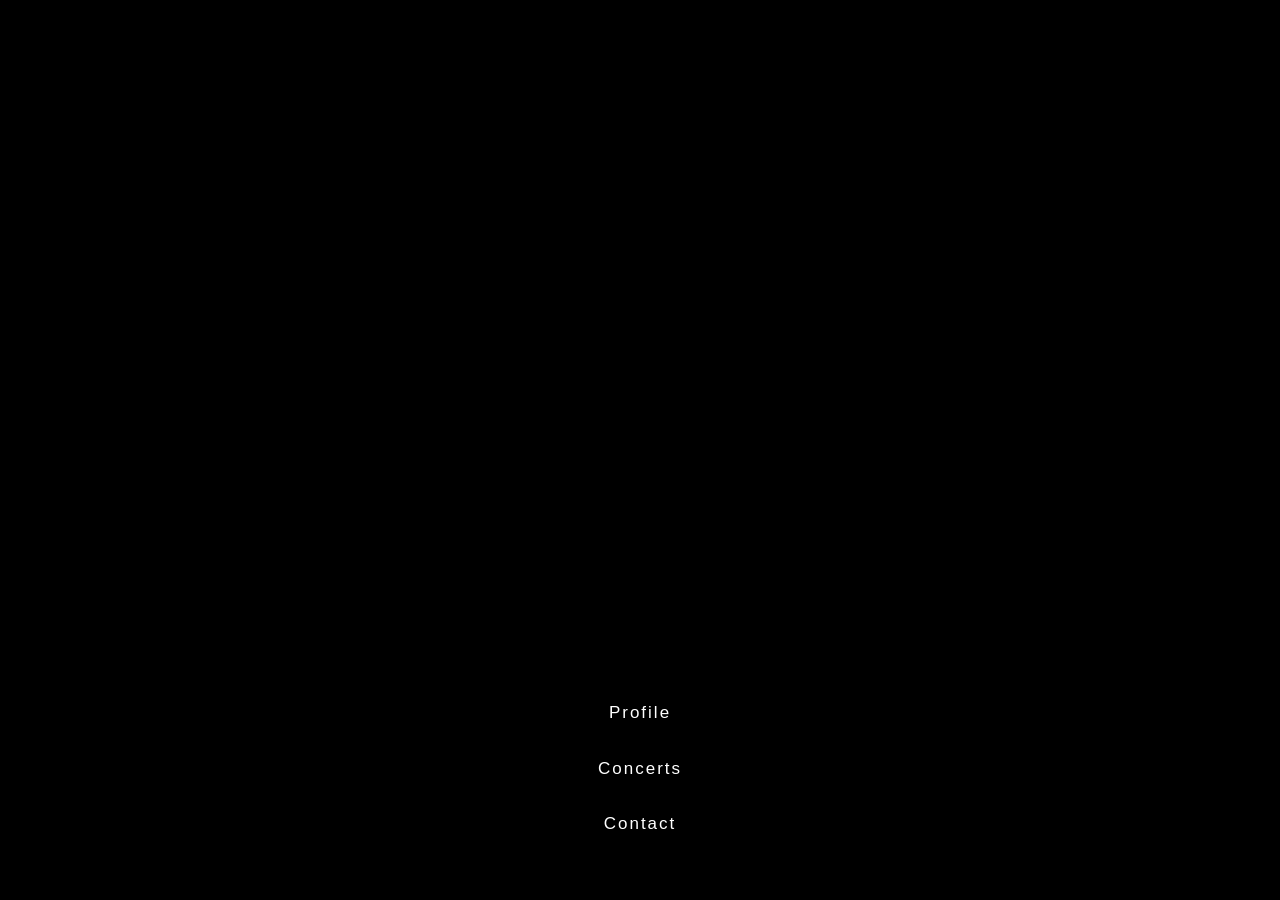
<file: index.html>
<!DOCTYPE html>
<html lang="ja">
<head>
    <meta charset="UTF-8">
    <meta name="viewport" content="width=device-width, initial-scale=1.0">
    <title>Irene Official Site</title>
    <link rel="stylesheet" href="style.css">
</head>

<body class="top-page">

    <main class="top-content">

        

        <nav class="top-menu">
            <a href="profile.html">Profile</a>
            <a href="concerts.html">Concerts</a>
            <a href="contact.html">Contact</a>
        </nav>

    </main>

    <script src="app.js"></script>
</body>
</html>
</file>
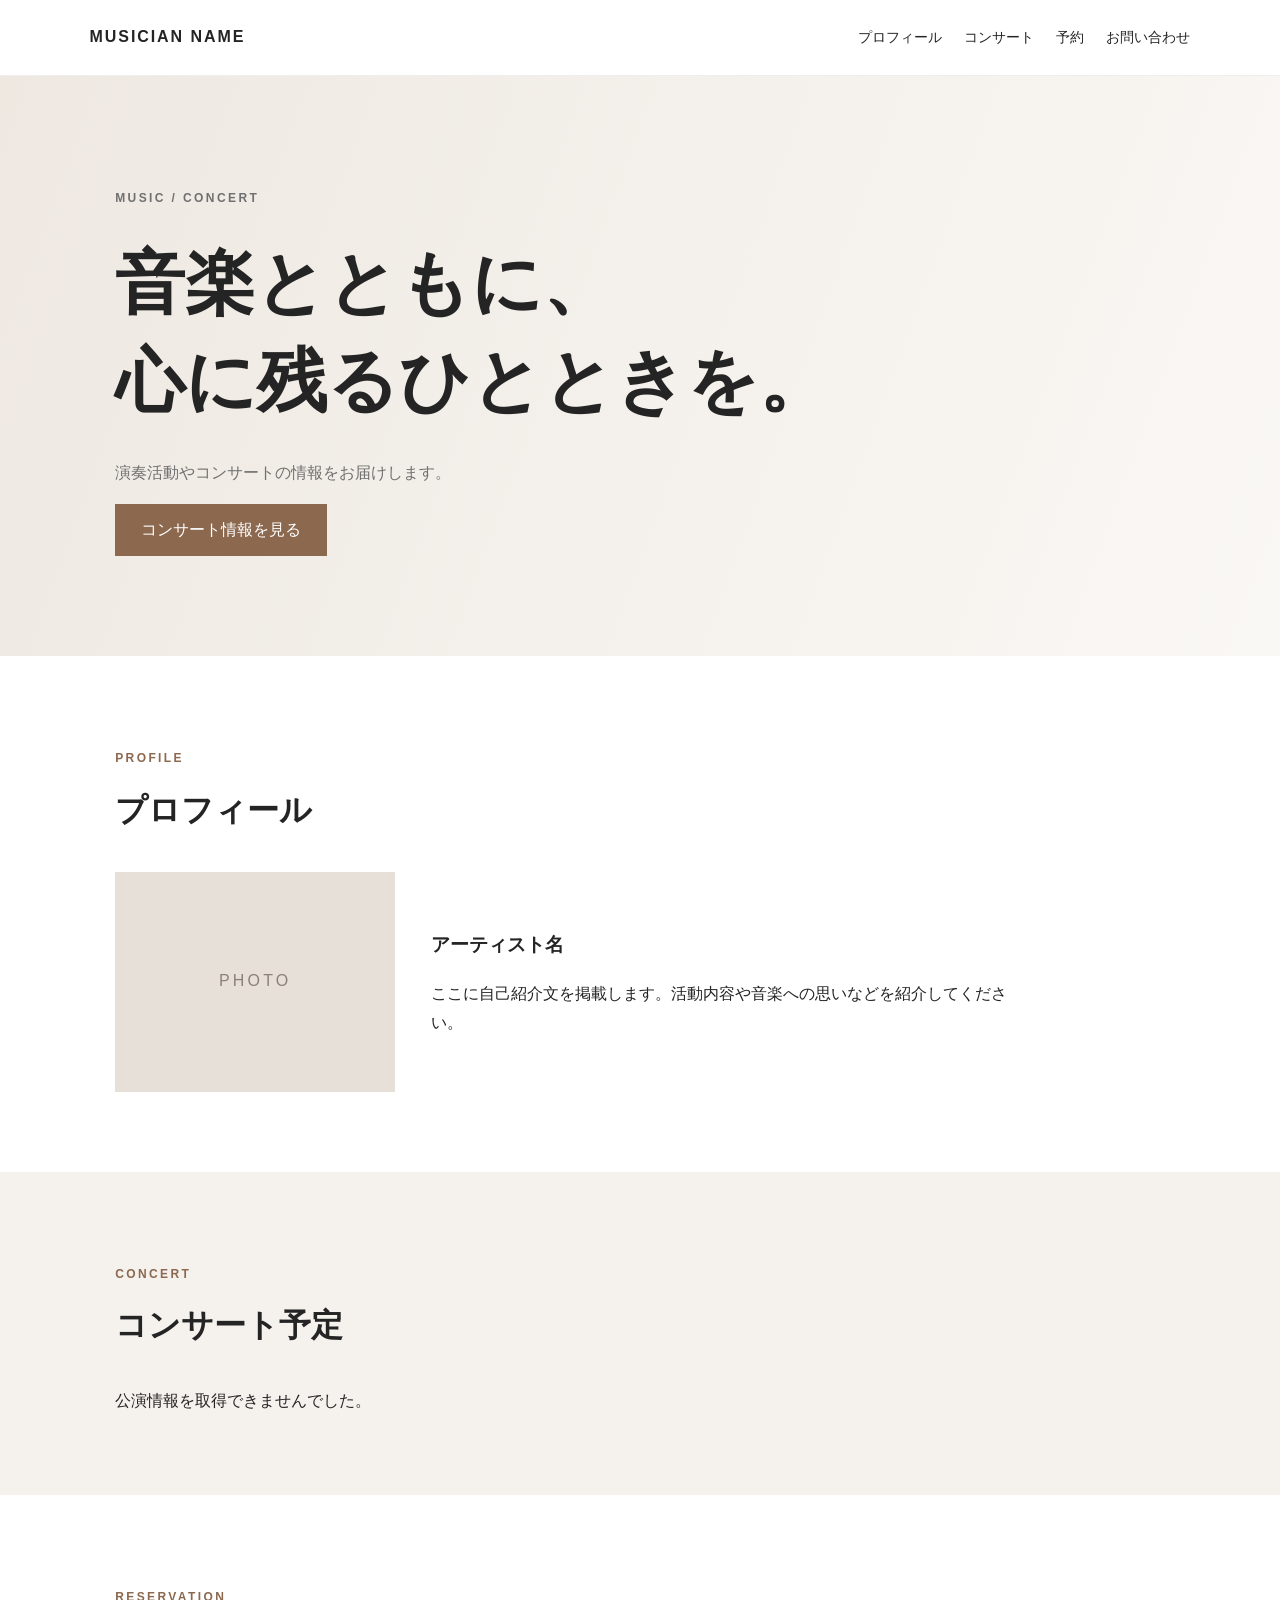
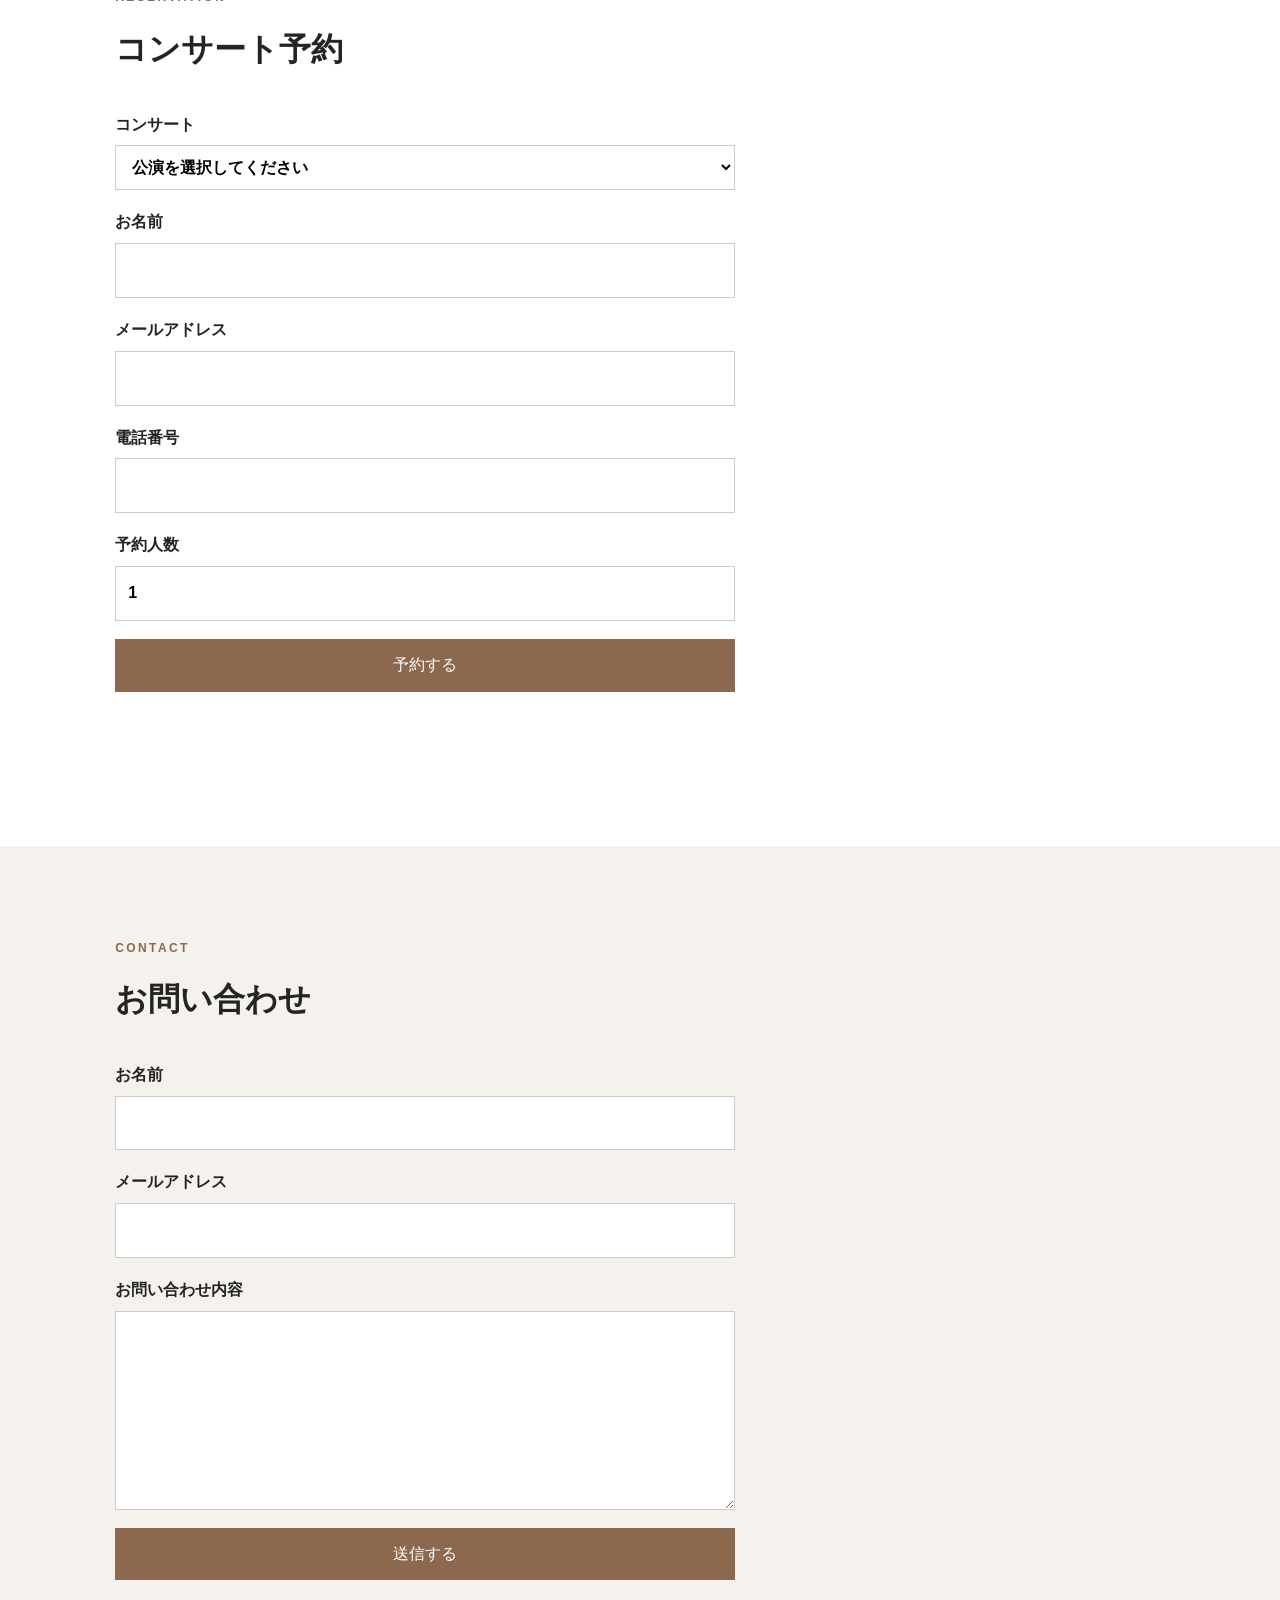
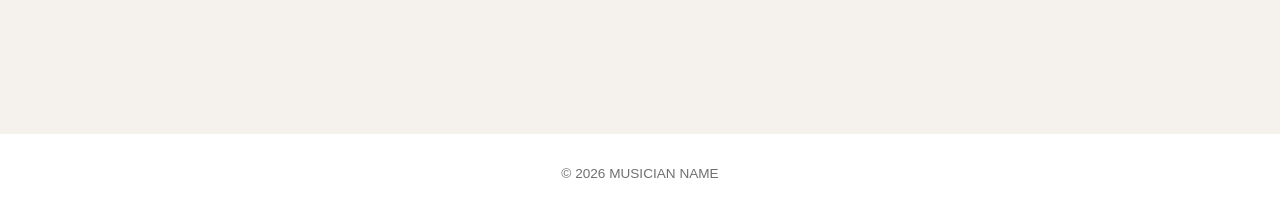
<file: music-website/index.html>
<!doctype html>
<html lang="ja">
<head>
  <meta charset="utf-8">
  <meta name="viewport" content="width=device-width, initial-scale=1">
  <title>Music Website</title>
  <link rel="stylesheet" href="style.css">
</head>
<body>
  <header class="site-header">
    <a class="logo" href="#">MUSICIAN NAME</a>
    <nav><a href="#profile">プロフィール</a><a href="#concerts">コンサート</a><a href="#reservation">予約</a><a href="#contact">お問い合わせ</a></nav>
  </header>

  <main>
    <section class="hero">
      <p class="eyebrow">MUSIC / CONCERT</p>
      <h1>音楽とともに、<br>心に残るひとときを。</h1>
      <p>演奏活動やコンサートの情報をお届けします。</p>
      <a class="button" href="#concerts">コンサート情報を見る</a>
    </section>

    <section id="profile" class="section">
      <p class="eyebrow">PROFILE</p><h2>プロフィール</h2>
      <div class="profile-card">
        <div class="photo-placeholder">PHOTO</div>
        <div><h3 id="artist-name">アーティスト名</h3>
          <p id="artist-description">ここに自己紹介文を掲載します。活動内容や音楽への思いなどを紹介してください。</p>
        </div>
      </div>
    </section>

    <section id="concerts" class="section section-soft">
      <p class="eyebrow">CONCERT</p><h2>コンサート予定</h2>
      <div id="concert-list" class="concert-list"><p>コンサート情報を読み込んでいます。</p></div>
    </section>

    <section id="reservation" class="section">
      <p class="eyebrow">RESERVATION</p><h2>コンサート予約</h2>
      <form id="reservation-form" class="form">
        <label>コンサート<select name="concert_id" id="concert-select" required><option value="">公演を選択してください</option></select></label>
        <label>お名前<input name="name" required maxlength="100"></label>
        <label>メールアドレス<input name="email" type="email" required maxlength="254"></label>
        <label>電話番号<input name="phone" type="tel" maxlength="30"></label>
        <label>予約人数<input name="people" type="number" min="1" max="20" value="1" required></label>
        <button class="button" type="submit">予約する</button>
        <p id="reservation-message" class="form-message" aria-live="polite"></p>
      </form>
    </section>

    <section id="contact" class="section section-soft">
      <p class="eyebrow">CONTACT</p><h2>お問い合わせ</h2>
      <form id="contact-form" class="form">
        <label>お名前<input name="name" required maxlength="100"></label>
        <label>メールアドレス<input name="email" type="email" required maxlength="254"></label>
        <label>お問い合わせ内容<textarea name="message" rows="6" required maxlength="3000"></textarea></label>
        <button class="button" type="submit">送信する</button>
        <p id="contact-message" class="form-message" aria-live="polite"></p>
      </form>
    </section>
  </main>
  <footer>© <span id="year"></span> MUSICIAN NAME</footer>

  <!-- GASへのフォーム送信結果を受け取るためのiframe -->
  <iframe name="gas-result-frame" id="gas-result-frame" hidden></iframe>
  <script src="app.js"></script>
</body>
</html>
</file>
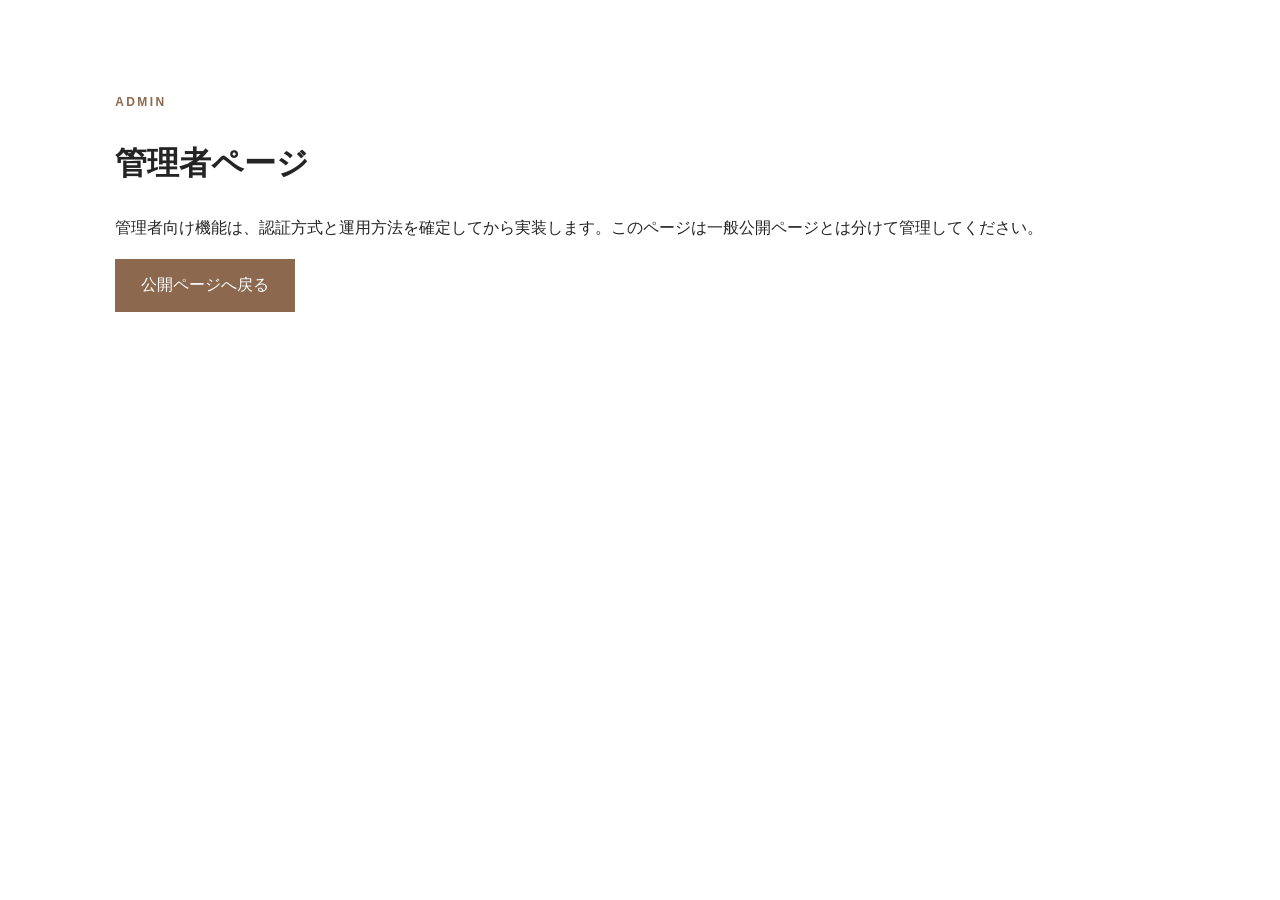
<file: admin.html>
<!doctype html>
<html lang="ja"><head><meta charset="utf-8"><meta name="viewport" content="width=device-width,initial-scale=1"><title>管理者ページ</title><link rel="stylesheet" href="style.css"></head>
<body><main class="section"><p class="eyebrow">ADMIN</p><h1>管理者ページ</h1>
<p>管理者向け機能は、認証方式と運用方法を確定してから実装します。このページは一般公開ページとは分けて管理してください。</p>
<p><a class="button" href="index.html">公開ページへ戻る</a></p>
</main></body></html>
</file>
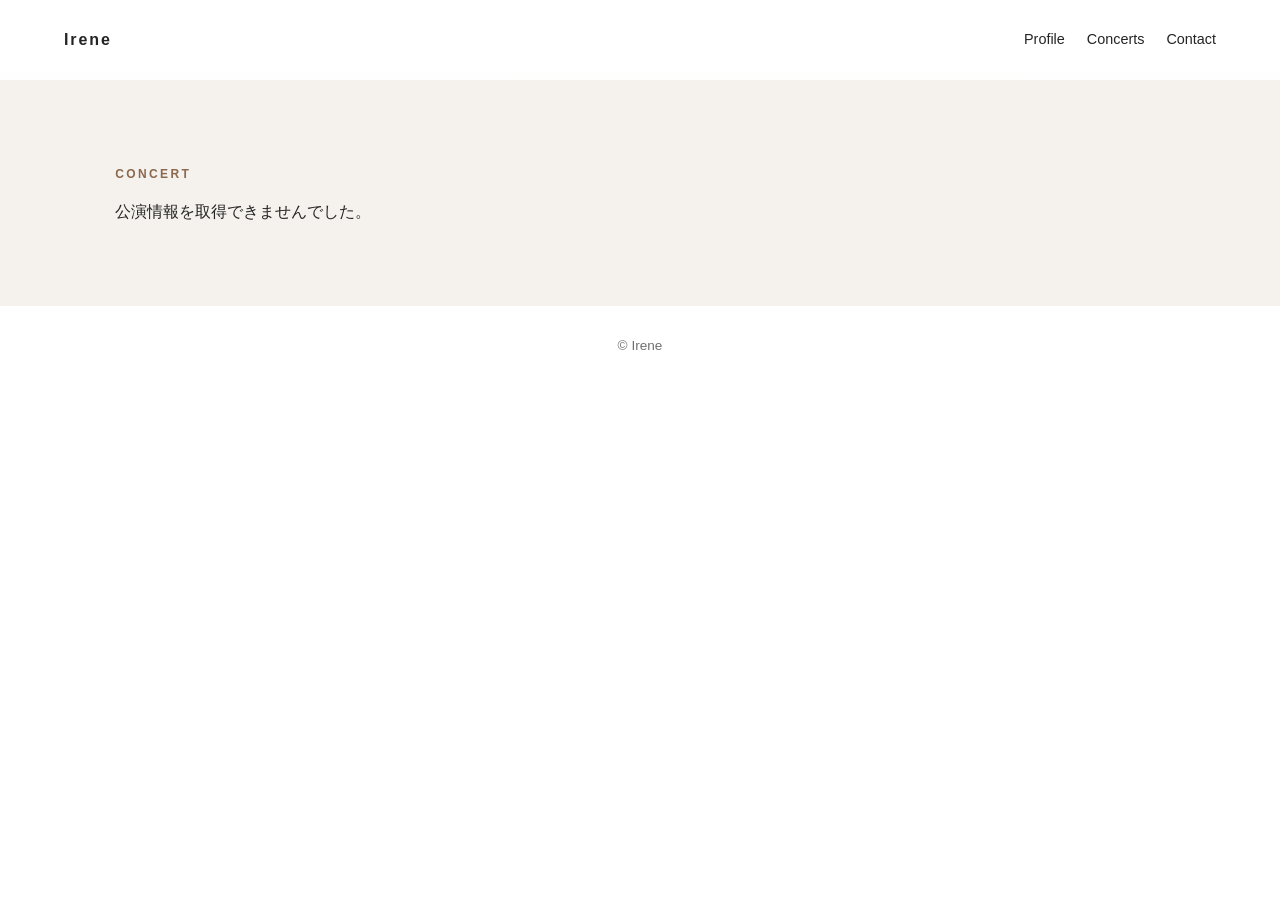
<file: concerts.html>
<!doctype html>
<html lang="ja">
<head>
  <meta charset="utf-8">
  <meta name="viewport" content="width=device-width, initial-scale=1">
  <title>Irene Official Site</title>
  <link rel="stylesheet" href="style.css">
</head>
<body>
  <div id = "header-container"></div>

  <main>
    <section id="concerts" class="section section-soft">
      <p class="eyebrow">CONCERT</p>
      <div id="concert-list" class="concert-list"><p>Loading ...</p></div>
    </section>
  </main>

  
  <div id = "footer-container"></div>

  <!-- GASへのフォーム送信結果を受け取るためのiframe -->
  <iframe name="gas-result-frame" id="gas-result-frame" hidden></iframe>
  <script src="app.js"></script>
  <script src="common.js"></script>
</body>
</html>
</file>
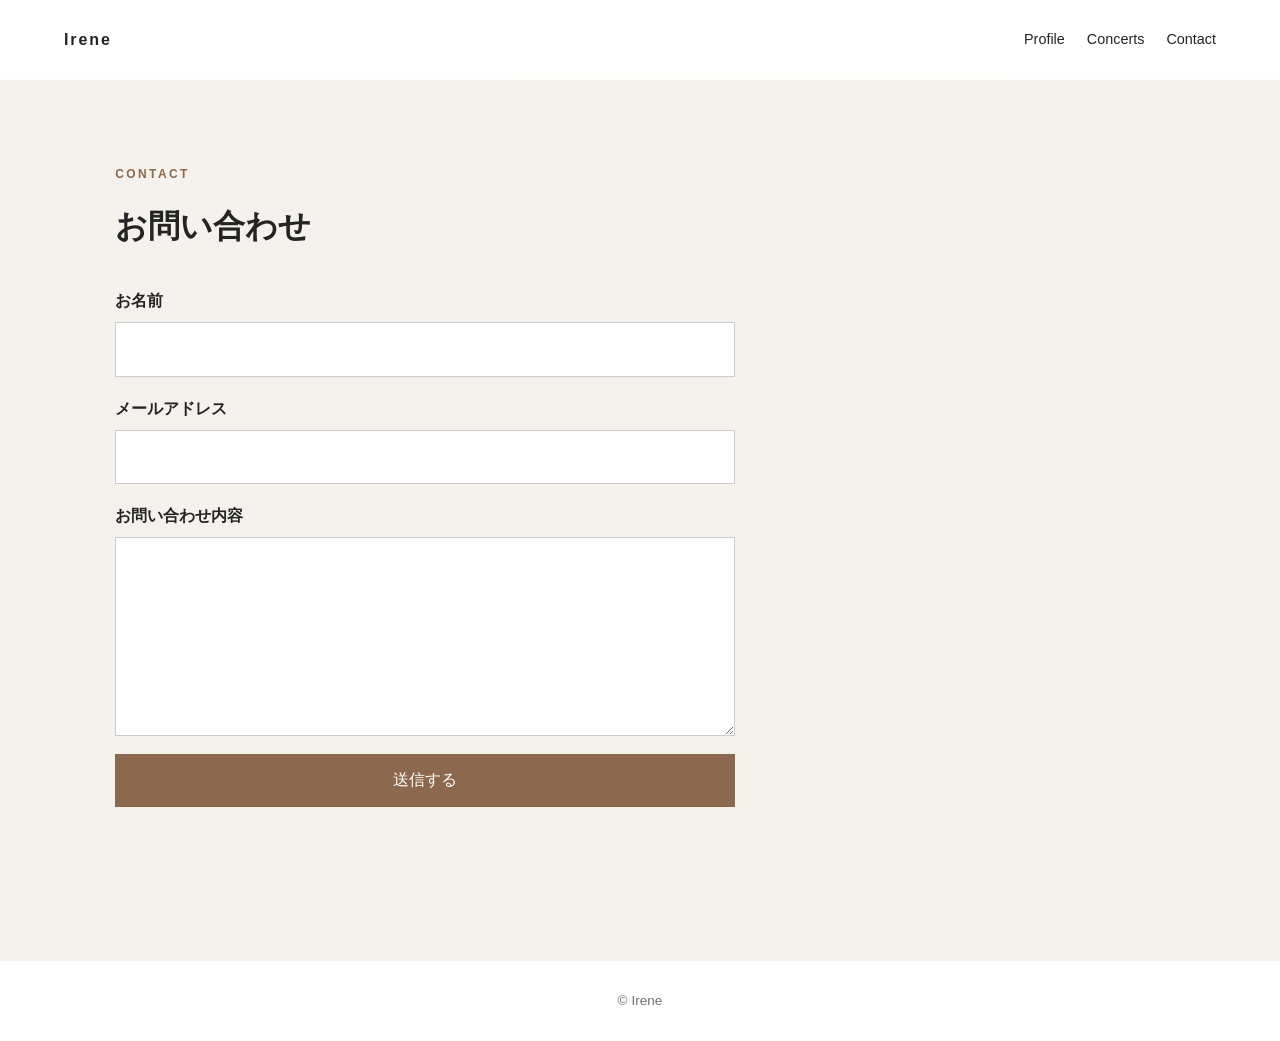
<file: contact.html>
<!doctype html>
<html lang="ja">
<head>
  <meta charset="utf-8">
  <meta name="viewport" content="width=device-width, initial-scale=1">
  <title>Irene Official Site</title>
  <link rel="stylesheet" href="style.css">
</head>
<body>
  <div id = "header-container"></div>

  <main>
    <section id="contact" class="section section-soft">
      <p class="eyebrow">CONTACT</p><h2>お問い合わせ</h2>
      <form id="contact-form" class="form">
        <label>お名前<input name="name" required maxlength="100"></label>
        <label>メールアドレス<input name="email" type="email" required maxlength="254"></label>
        <label>お問い合わせ内容<textarea name="message" rows="6" required maxlength="3000"></textarea></label>
        <button class="button" type="submit">送信する</button>
        <p id="contact-message" class="form-message" aria-live="polite"></p>
      </form>
    </section>
  </main>

  
  <div id = "footer-container"></div>

  <!-- GASへのフォーム送信結果を受け取るためのiframe -->
  <iframe name="gas-result-frame" id="gas-result-frame" hidden></iframe>
  <script src="app.js"></script>
  <script src="common.js"></script>
</body>
</html>
</file>
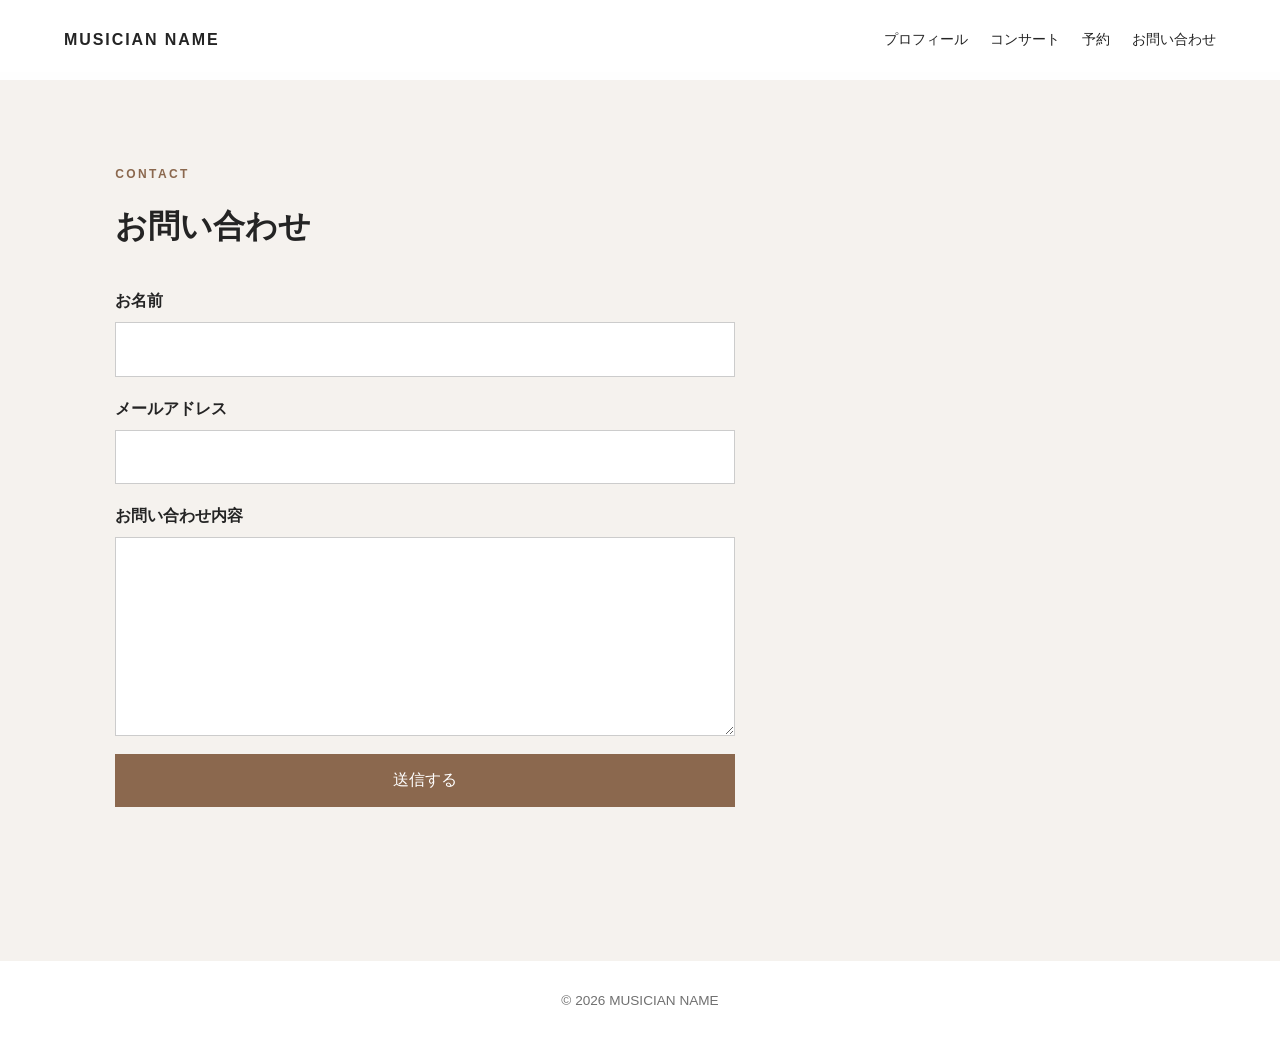
<file: contacts.html>
<!doctype html>
<html lang="ja">
<head>
  <meta charset="utf-8">
  <meta name="viewport" content="width=device-width, initial-scale=1">
  <title>Music Website</title>
  <link rel="stylesheet" href="style.css">
</head>
<body>
  <header class="site-header">
    <a class="logo" href="#">MUSICIAN NAME</a>
    <nav><a href="#profile">プロフィール</a><a href="#concerts">コンサート</a><a href="#reservation">予約</a><a href="#contact">お問い合わせ</a></nav>
  </header>

  <main>
    <section id="contact" class="section section-soft">
      <p class="eyebrow">CONTACT</p><h2>お問い合わせ</h2>
      <form id="contact-form" class="form">
        <label>お名前<input name="name" required maxlength="100"></label>
        <label>メールアドレス<input name="email" type="email" required maxlength="254"></label>
        <label>お問い合わせ内容<textarea name="message" rows="6" required maxlength="3000"></textarea></label>
        <button class="button" type="submit">送信する</button>
        <p id="contact-message" class="form-message" aria-live="polite"></p>
      </form>
    </section>
  </main>
  <footer>© <span id="year"></span> MUSICIAN NAME</footer>

  <!-- GASへのフォーム送信結果を受け取るためのiframe -->
  <iframe name="gas-result-frame" id="gas-result-frame" hidden></iframe>
  <script src="app.js"></script>
</body>
</html>
</file>
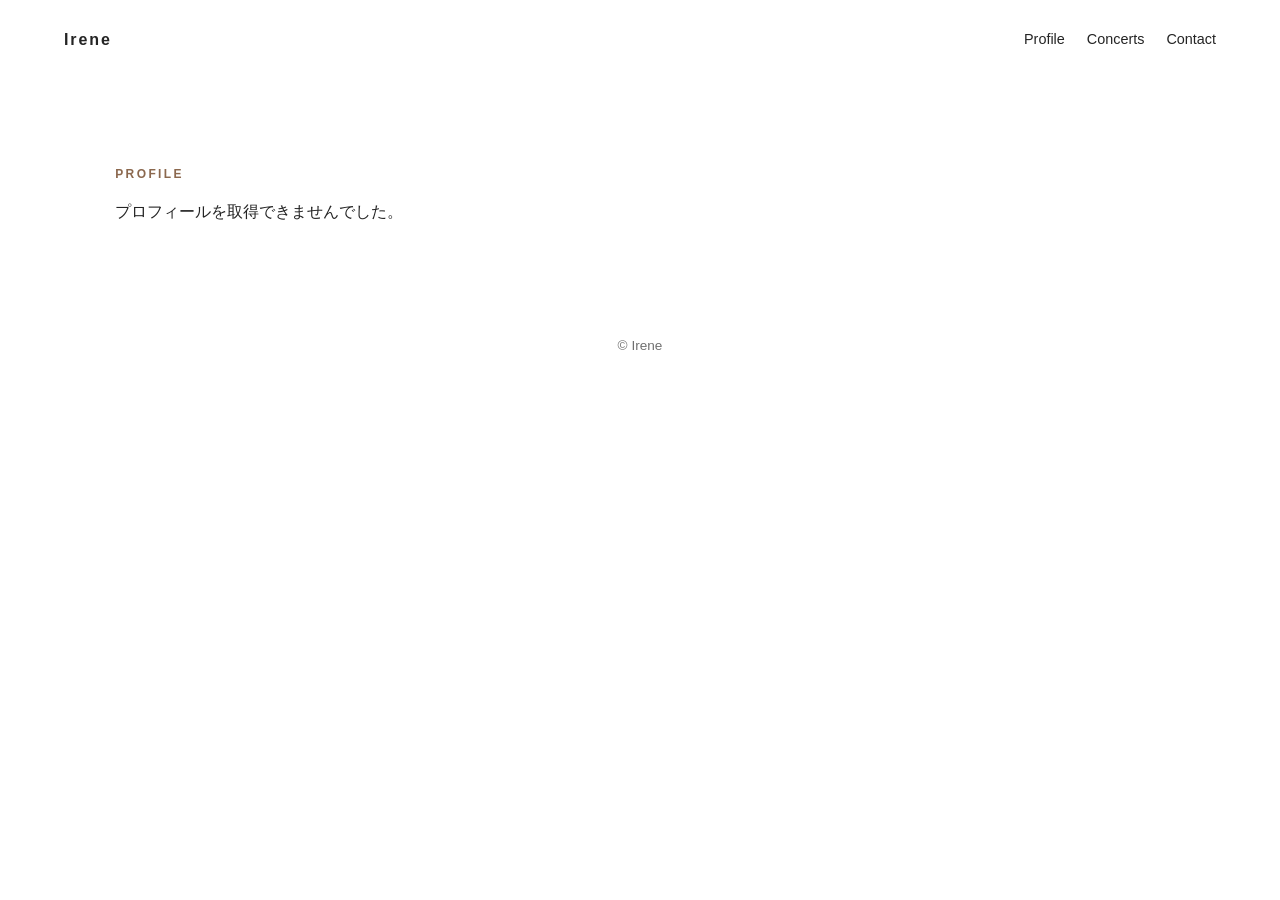
<file: profile.html>
<!doctype html>
<html lang="ja">
<head>
  <meta charset="utf-8">
  <meta name="viewport" content="width=device-width, initial-scale=1">
  <title>Irene Official Site</title>
  <link rel="stylesheet" href="style.css">
</head>
<body>
  <div id = "header-container"></div>

  <main>
    <section class="section">
      <p class="eyebrow">PROFILE</p>
      <div id="profile-content">
        <p>Loading ...</p>
      </div>
    </section>
  </main>
  <div id = "footer-container"></div>

  <!-- GASへのフォーム送信結果を受け取るためのiframe -->
  <iframe name="gas-result-frame" id="gas-result-frame" hidden></iframe>
  <script src="app.js"></script>
  <script src="common.js"></script>
</body>
</html>
</file>
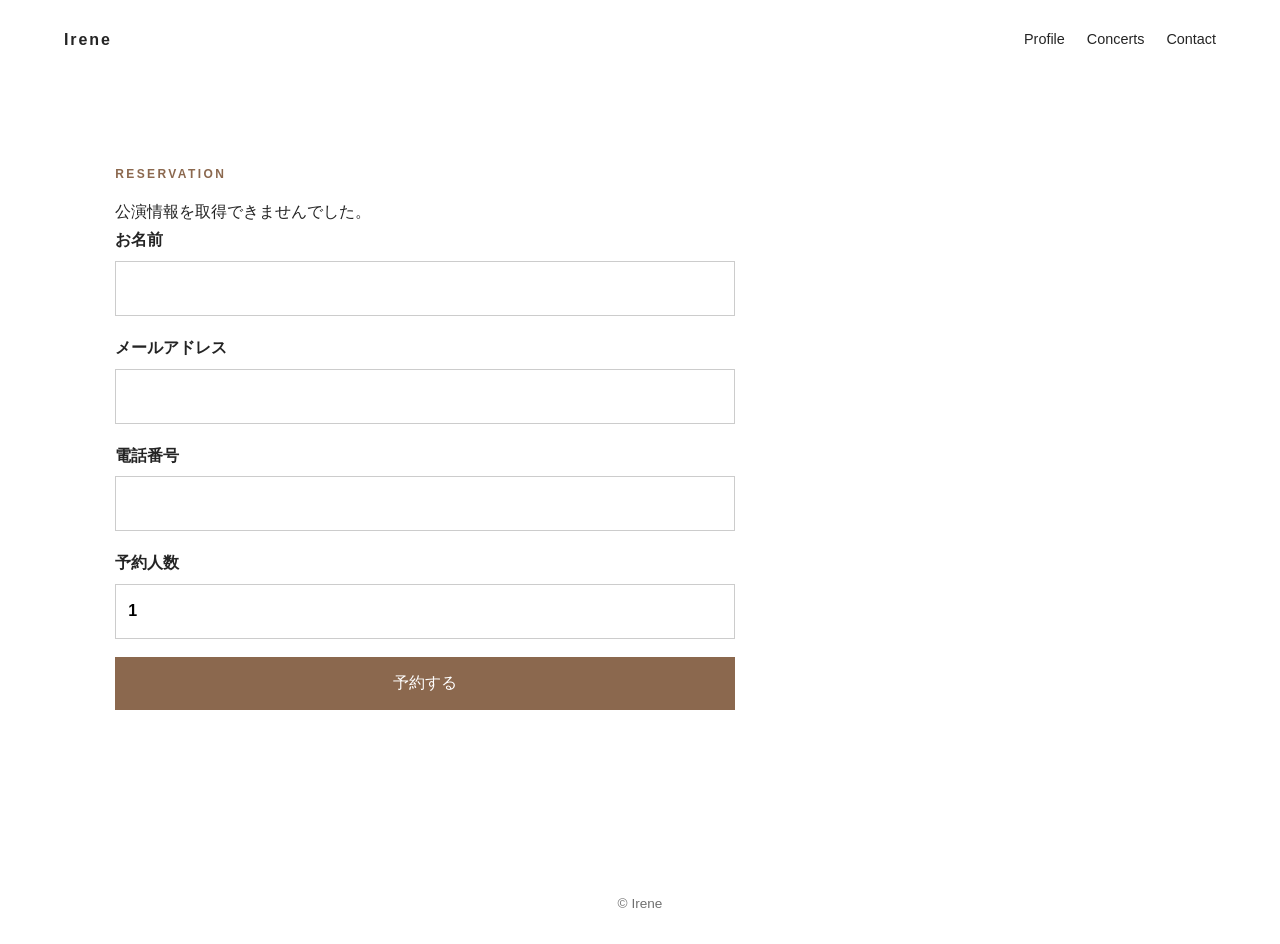
<file: reservation.html>
<!doctype html>
<html lang="ja">
<head>
  <meta charset="utf-8">
  <meta name="viewport" content="width=device-width, initial-scale=1">
  <title>Irene Official Site</title>
  <link rel="stylesheet" href="style.css">
</head>
<body>
  <div id = "header-container"></div>

  <main>
    <section class="section">
      <p class="eyebrow">RESERVATION</p>
      <div id="selected-concert">
        <p>公演情報を読み込んでいます</p>
      </div>
      
      <form id="reservation-form" class="form">
        <label>お名前<input name="name" required maxlength="100"></label>
        <label>メールアドレス<input name="email" type="email" required maxlength="254"></label>
        <label>電話番号<input name="phone" type="tel" maxlength="30"></label>
        <label>予約人数<input name="people" type="number" min="1" max="20" value="1" required></label>
        <button class="button" type="submit">予約する</button>
        <p id="reservation-message" class="form-message" aria-live="polite"></p>
      </form>
    </section>
  </main>
  <div id = "footer-container"></div>

  <!-- GASへのフォーム送信結果を受け取るためのiframe -->
  <iframe name="gas-result-frame" id="gas-result-frame" hidden></iframe>
  <script src="app.js"></script>
  <script src="common.js"></script>
</body>
</html>
</file>
<file: style.css>
/* ==========================================================
   1. 共通設定（サイト全体）
   ========================================================== */

/* すべての要素のサイズ計算 */
* {
    box-sizing: border-box;
}

/* サイト全体で使用する色 */
:root {
    --ink: #242424;
    --muted: #707070;
    --accent: #8b684e;
    --paper: #fff;
    --soft: #f5f2ee;
}

/* ページ全体 */
html {
    scroll-behavior: smooth;
}

body {
    margin: 0;
    color: var(--ink);
    background: var(--paper);
    font-family: "Yu Gothic", "Hiragino Kaku Gothic ProN", sans-serif;
    line-height: 1.8;
}

/* リンクの共通設定 */
a {
    color: inherit;
    text-decoration: none;
}


/* ==========================================================
   2. ヘッダー（全ページ共通）
   ========================================================== */

/* ヘッダー全体 */
.site-header {
    position: fixed;
    top: 0;
    left: 0;
    width: 100%;
    height: 8vh;
    min-height: 80px;
    z-index: 1000;

    display: flex;
    align-items: center;
    justify-content: space-between;

    padding: 0 5%;
    background-color: rgba(255, 255, 255, 0.9);
}

/* サイトロゴ */
.site-header .logo {
    font-weight: 700;
    letter-spacing: 0.12em;
    margin: 0;
}

/* ヘッダーのメニュー */
.site-header nav {
    display: flex;
    align-items: center;
    flex-wrap: wrap;
    gap: 22px;
    font-size: 0.9rem;
}

/* ヘッダーのメニューにマウスを乗せたとき */
.site-header nav a:hover {
    color: var(--accent);
}


/* ==========================================================
   3. メインコンテンツ（全ページ共通）
   ========================================================== */

/* ヘッダーと本文の重なりを防ぐ */
main {
    padding-top: 8vh;
    box-sizing: border-box;
}


/* ==========================================================
   4. フッター（全ページ共通）
   ========================================================== */

footer {
    width: 100%;
    padding: 28px;
    text-align: center;
    color: var(--muted);
    font-size: 0.85rem;
}


/* ==========================================================
   5. トップページ
   ========================================================== */

/* トップページ全体 */
.top-page {
    margin: 0;
    min-height: 100vh;

    /* 背景画像の左右の余白を黒にする */
    background-color: #000;

    /* 背景画像はJavaScriptから設定 */
}

/* タイトルとメニューを配置する領域 */
.top-content {
    min-height: 100vh;
    box-sizing: border-box;

    display: flex;
    flex-direction: column;
    align-items: center;
    justify-content: space-between;

    padding-top: 60px;
    padding-bottom: 60px;

    color: white;
    text-align: center;
}

/* サイトタイトル */
.site-title {
    font-size: 48px;
    font-weight: normal;
    letter-spacing: 5px;
    margin-top: 0;
}

/* トップページのメニュー */
.top-menu {
    display: flex;
    flex-direction: column;
    gap: 25px;
    margin-top: auto;
}

/* トップページのメニューリンク */
.top-menu a {
    color: white;
    text-decoration: none;
    font-size: 17px;
    letter-spacing: 2px;
}

/* メニューにマウスを乗せたとき */
.top-menu a:hover {
    opacity: 0.7;
}


/* ==========================================================
   6. 共通パーツ：ヒーローエリア
   ========================================================== */

.hero {
    min-height: 480px;
    padding: 100px 9%;

    display: flex;
    flex-direction: column;
    align-items: flex-start;
    justify-content: center;

    background: linear-gradient(110deg, #eee8e1, #faf8f5);
}

.hero h1 {
    font-family: serif;
    font-size: clamp(2.2rem, 6vw, 4.4rem);
    line-height: 1.4;
    margin: 12px 0;
}

.hero p {
    color: var(--muted);
}

/* 小見出し */
.eyebrow {
    color: var(--accent);
    font-size: 0.75rem;
    letter-spacing: 0.2em;
    font-weight: 700;
}


/* ==========================================================
   7. 共通パーツ：セクション
   ========================================================== */

.section {
    padding: 80px 9%;
}

.section h2 {
    font-family: serif;
    font-size: 2rem;
    margin: 0 0 32px;
}

/* 背景色を変えるセクション */
.section-soft {
    background: var(--soft);
}


/* ==========================================================
   8. 共通パーツ：ボタン
   ========================================================== */

.button {
    display: inline-block;
    border: 0;
    padding: 12px 26px;
    background: var(--accent);
    color: white;
    cursor: pointer;
    font: inherit;
}

.button:hover {
    opacity: 0.86;
}


/* ==========================================================
   9. 共通パーツ：フォーム
   ========================================================== */

.form {
    max-width: 620px;
    display: grid;
    gap: 18px;
}

.form label {
    display: grid;
    gap: 6px;
    font-weight: 600;
}

/* 入力欄 */
input,
select,
textarea {
    width: 100%;
    padding: 12px;
    border: 1px solid #ccc;
    border-radius: 0;
    background: white;
    font: inherit;
}

textarea {
    resize: vertical;
}

/* 入力結果のメッセージ */
.form-message {
    min-height: 1.5em;
    color: var(--accent);
}


/* ==========================================================
   10. Profileページ
   ========================================================== */

/* プロフィール全体 */
.profile-container {
    display: flex;
    align-items: flex-start;
    gap: 30px;
    max-width: 960px;
    margin: 30px auto;
}

/* プロフィール写真 */
.profile-photo {
    width: 40%;
    height: auto;
    object-fit: cover;
    border-radius: 8px;
}

/* プロフィール文章 */
.profile-text {
    flex: 1;
    line-height: 1.8;
}

/* プロフィールカード */
.profile-card {
    display: grid;
    grid-template-columns: minmax(180px, 280px) 1fr;
    gap: 36px;
    align-items: center;
    max-width: 900px;
}

/* 写真がない場合の表示 */
.photo-placeholder {
    min-height: 220px;
    display: grid;
    place-items: center;
    background: #e6e0d9;
    color: #8b8178;
    letter-spacing: 0.2em;
}


/* ==========================================================
   11. Concertsページ
   ========================================================== */

/* コンサート一覧 */
.concert-list {
    display: grid;
    grid-template-columns: repeat(auto-fit, minmax(240px, 1fr));
    gap: 18px;
}

/* コンサートカード */
.concert-card {
    padding: 24px;
    background: white;
    border: 1px solid #e8e2dc;
}

.concert-card h3 {
    margin: 8px 0;
}

/* コンサート開催日 */
.concert-date {
    color: var(--accent);
    font-weight: 700;
}


/* ==========================================================
   12. スマートフォン用設定
   ========================================================== */

@media (max-width: 600px) {

    /* ヘッダー */
    .site-header {
        min-height: 80px;
        height: auto;
        flex-direction: column;
        align-items: flex-start;
        justify-content: center;
        gap: 5px;
        padding: 10px 15px;
    }

    /* ヘッダーのメニュー */
    .site-header nav {
        gap: 12px;
        font-size: 13px;
    }

    /* メインコンテンツ */
    main {
        padding-top: 80px;
    }

    /* プロフィール */
    .profile-container {
        flex-direction: column;
        align-items: center;
        gap: 30px;
    }

    .profile-photo {
        width: 100%;
        max-width: 350px;
    }

    .profile-text {
        width: 100%;
    }
}
</file>
<file: music-website/style.css>
* { box-sizing: border-box; }
:root { --ink:#242424; --muted:#707070; --accent:#8b684e; --paper:#fff; --soft:#f5f2ee; }
html { scroll-behavior:smooth; }
body { margin:0; color:var(--ink); background:var(--paper); font-family:"Yu Gothic", "Hiragino Kaku Gothic ProN", sans-serif; line-height:1.8; }
a { color:inherit; text-decoration:none; }
.site-header { min-height:76px; padding:18px 7%; display:flex; align-items:center; justify-content:space-between; gap:24px; border-bottom:1px solid #eee; }
.logo { font-weight:700; letter-spacing:.12em; }
nav { display:flex; flex-wrap:wrap; gap:22px; font-size:.9rem; }
nav a:hover { color:var(--accent); }
.hero { min-height:480px; padding:100px 9%; display:flex; flex-direction:column; align-items:flex-start; justify-content:center; background:linear-gradient(110deg,#eee8e1,#faf8f5); }
.hero h1 { font-family:serif; font-size:clamp(2.2rem,6vw,4.4rem); line-height:1.4; margin:12px 0; }
.hero p { color:var(--muted); }
.eyebrow { color:var(--accent); font-size:.75rem; letter-spacing:.2em; font-weight:700; }
.section { padding:80px 9%; }
.section h2 { font-family:serif; font-size:2rem; margin:0 0 32px; }
.section-soft { background:var(--soft); }
.profile-card { display:grid; grid-template-columns:minmax(180px,280px) 1fr; gap:36px; align-items:center; max-width:900px; }
.photo-placeholder { min-height:220px; display:grid; place-items:center; background:#e6e0d9; color:#8b8178; letter-spacing:.2em; }
.concert-list { display:grid; grid-template-columns:repeat(auto-fit,minmax(240px,1fr)); gap:18px; }
.concert-card { padding:24px; background:white; border:1px solid #e8e2dc; }
.concert-card h3 { margin:8px 0; }
.concert-date { color:var(--accent); font-weight:700; }
.button { display:inline-block; border:0; padding:12px 26px; background:var(--accent); color:white; cursor:pointer; font:inherit; }
.button:hover { opacity:.86; }
.form { max-width:620px; display:grid; gap:18px; }
.form label { display:grid; gap:6px; font-weight:600; }
input, select, textarea { width:100%; padding:12px; border:1px solid #ccc; border-radius:0; background:white; font:inherit; }
textarea { resize:vertical; }
.form-message { min-height:1.5em; color:var(--accent); }
footer { padding:28px; text-align:center; color:var(--muted); font-size:.85rem; }
@media(max-width:650px) { .site-header { align-items:flex-start; flex-direction:column; } nav { gap:12px; } .hero { min-height:400px; } .section { padding:58px 7%; } .profile-card { grid-template-columns:1fr; } }
</file>
